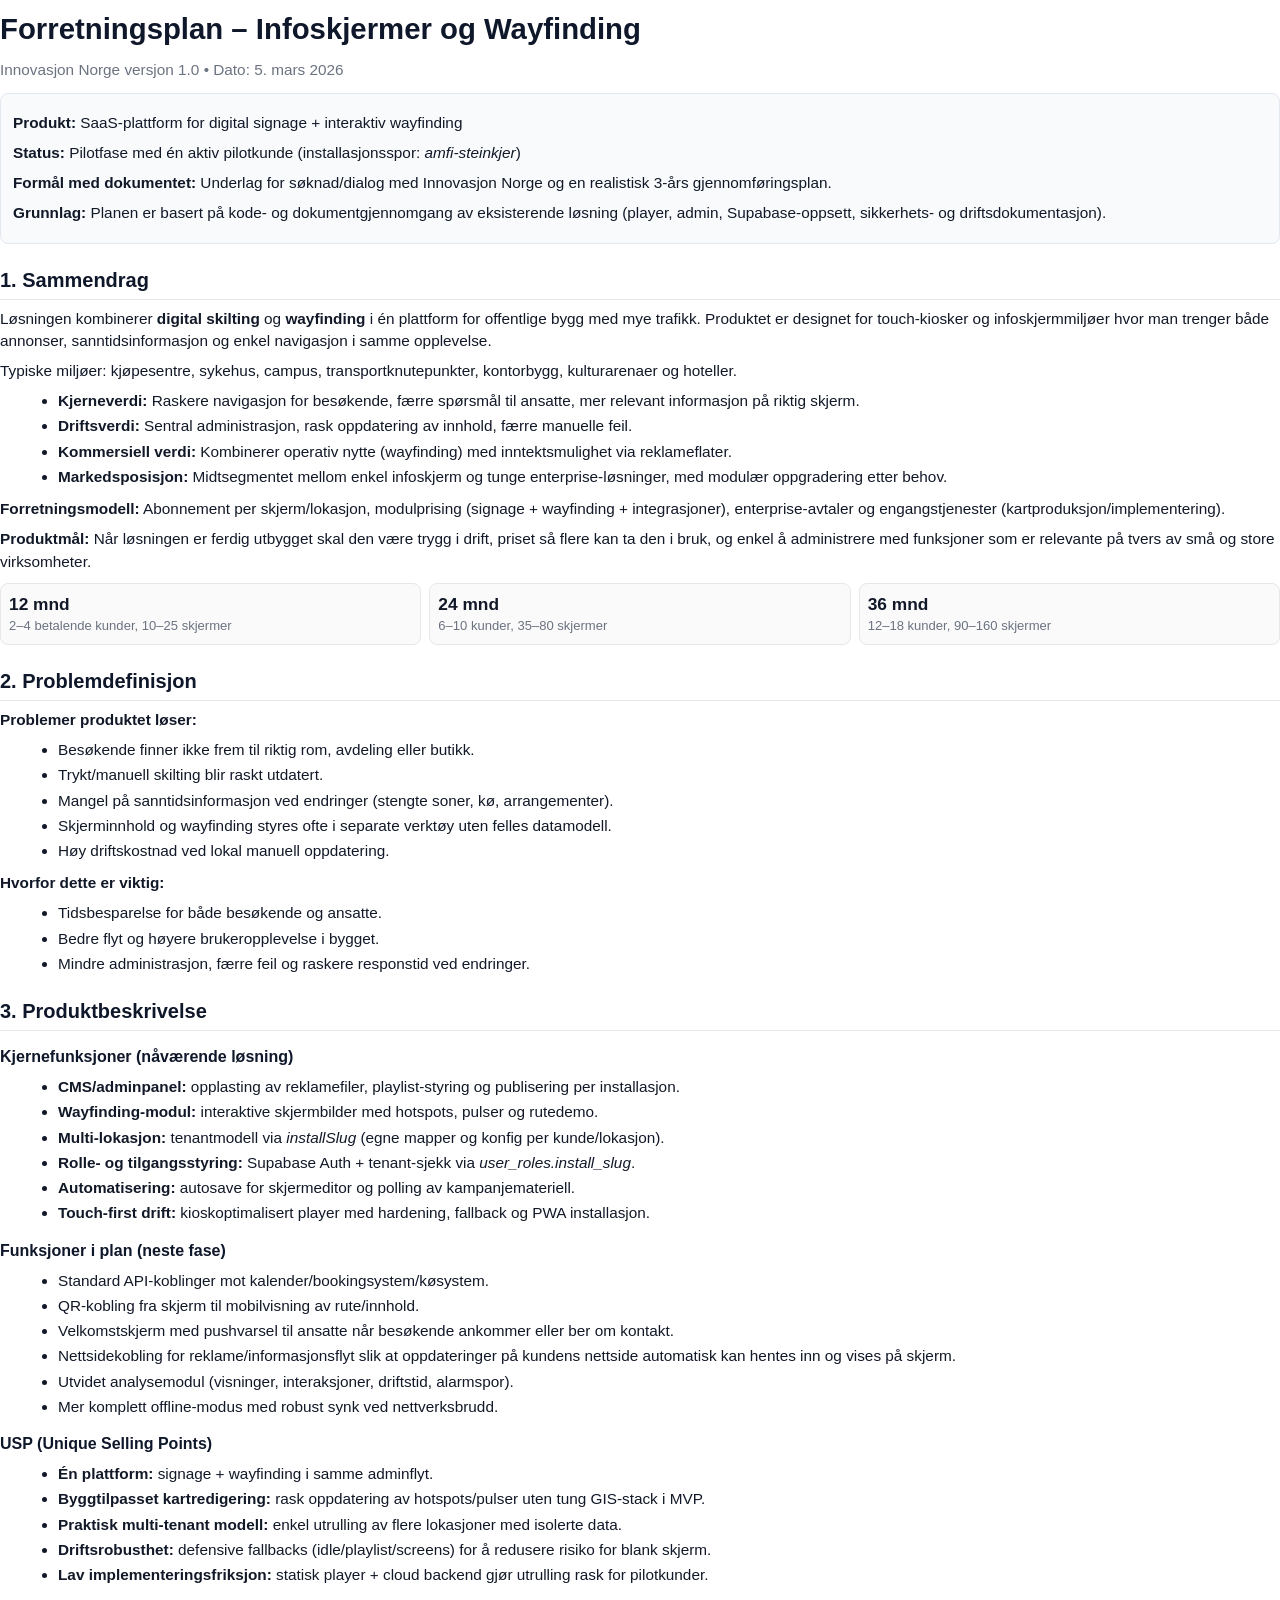
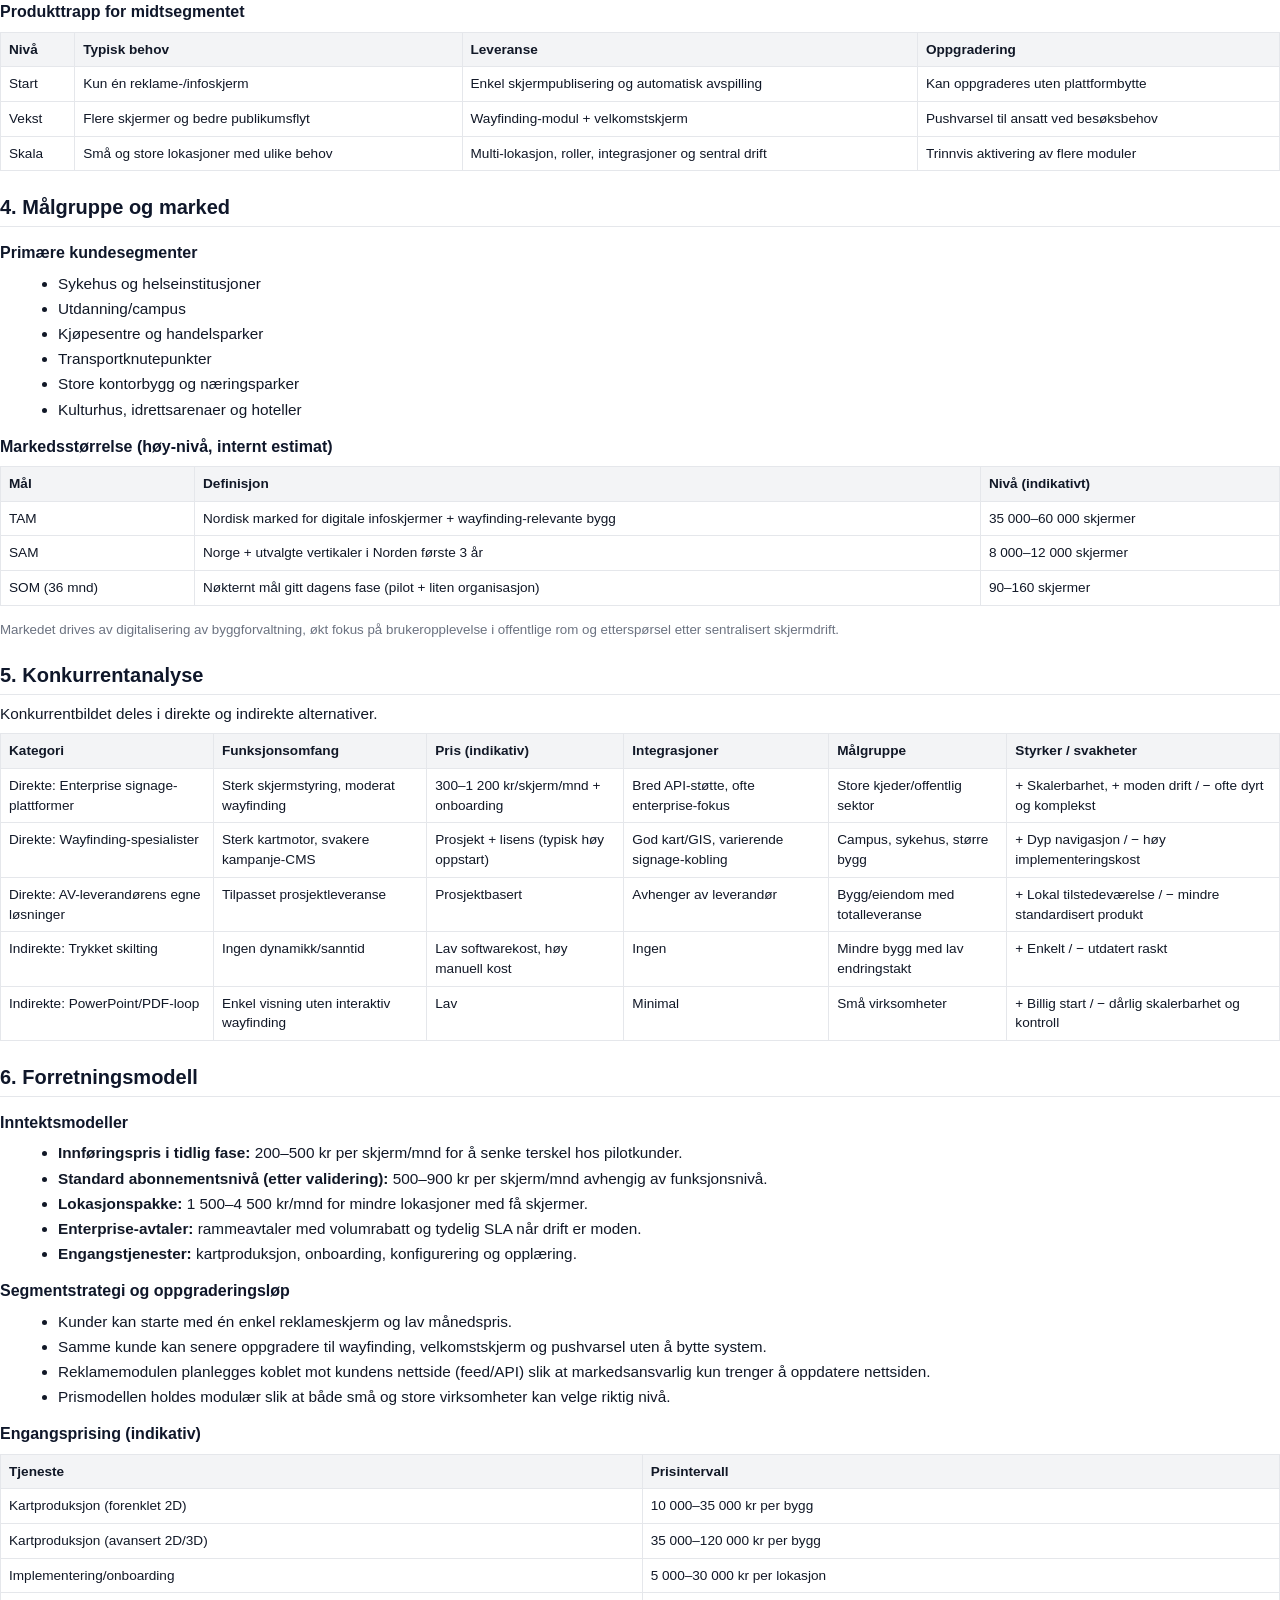
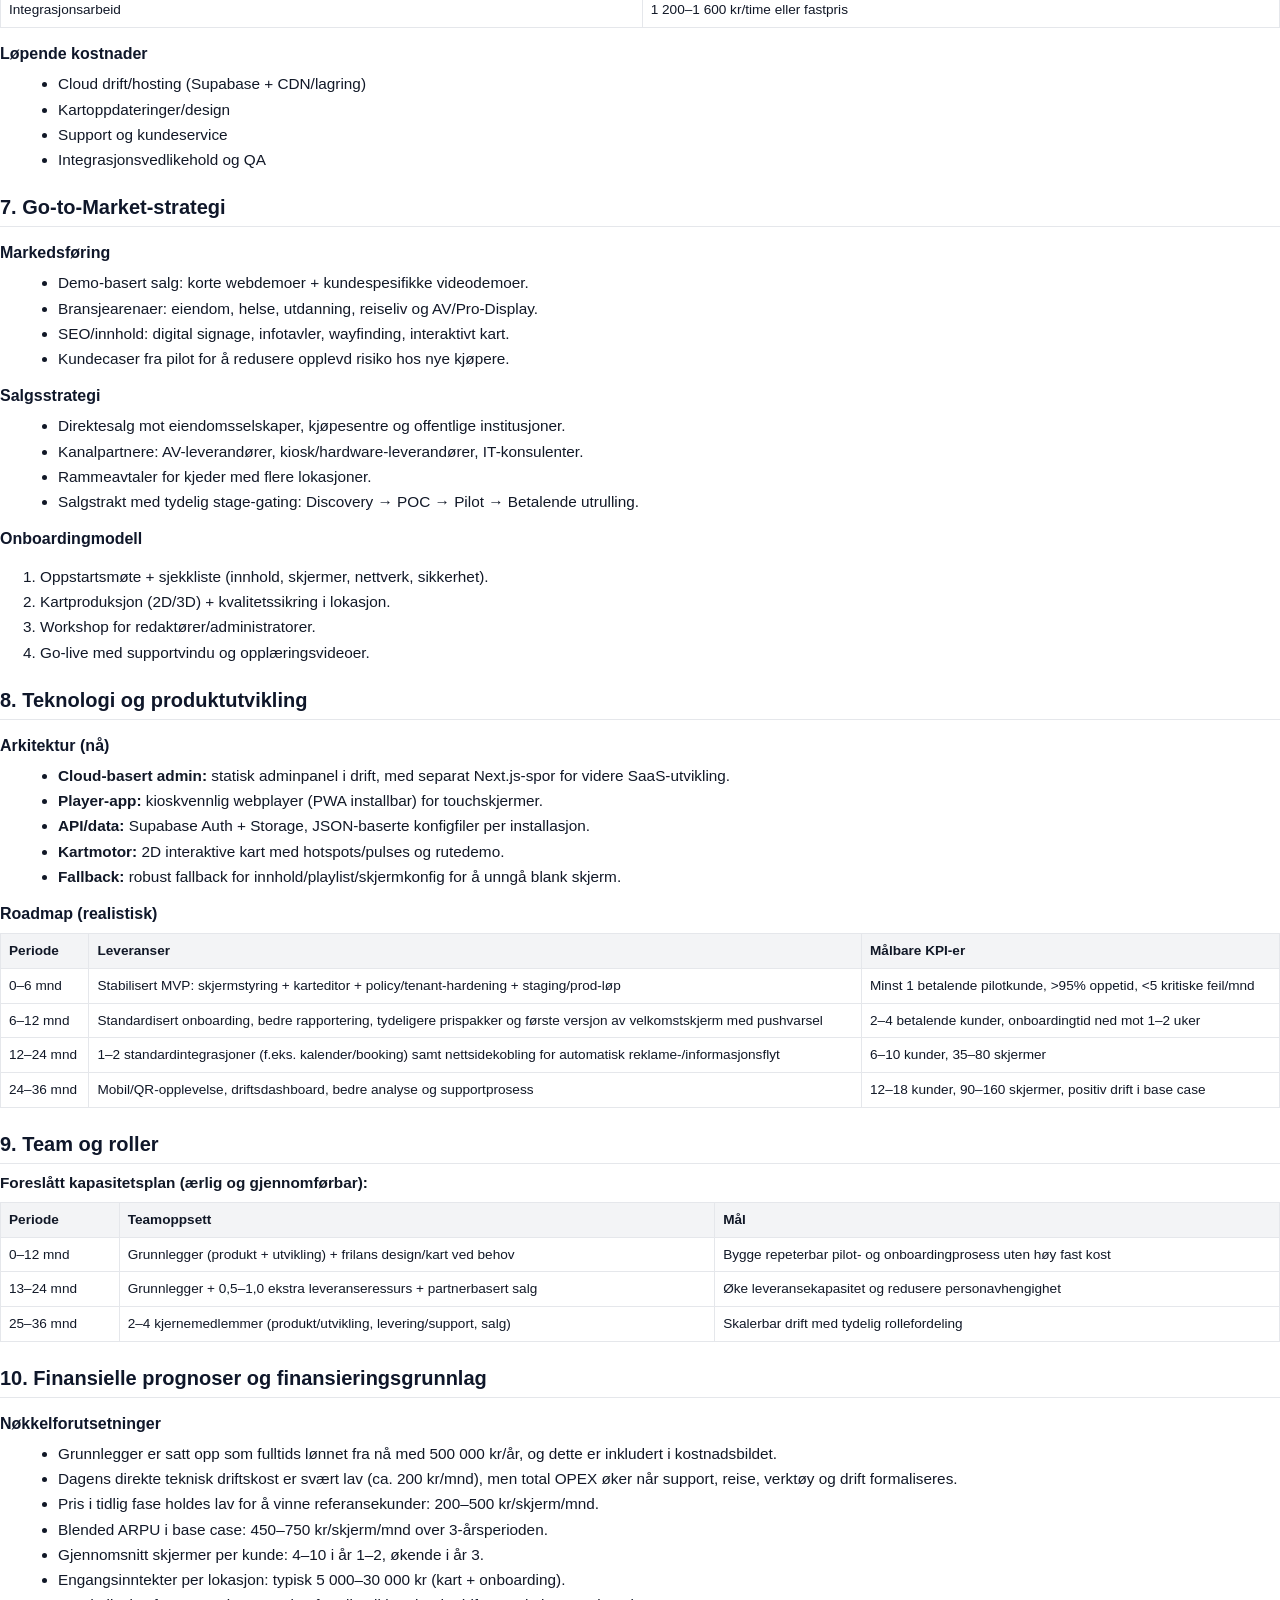
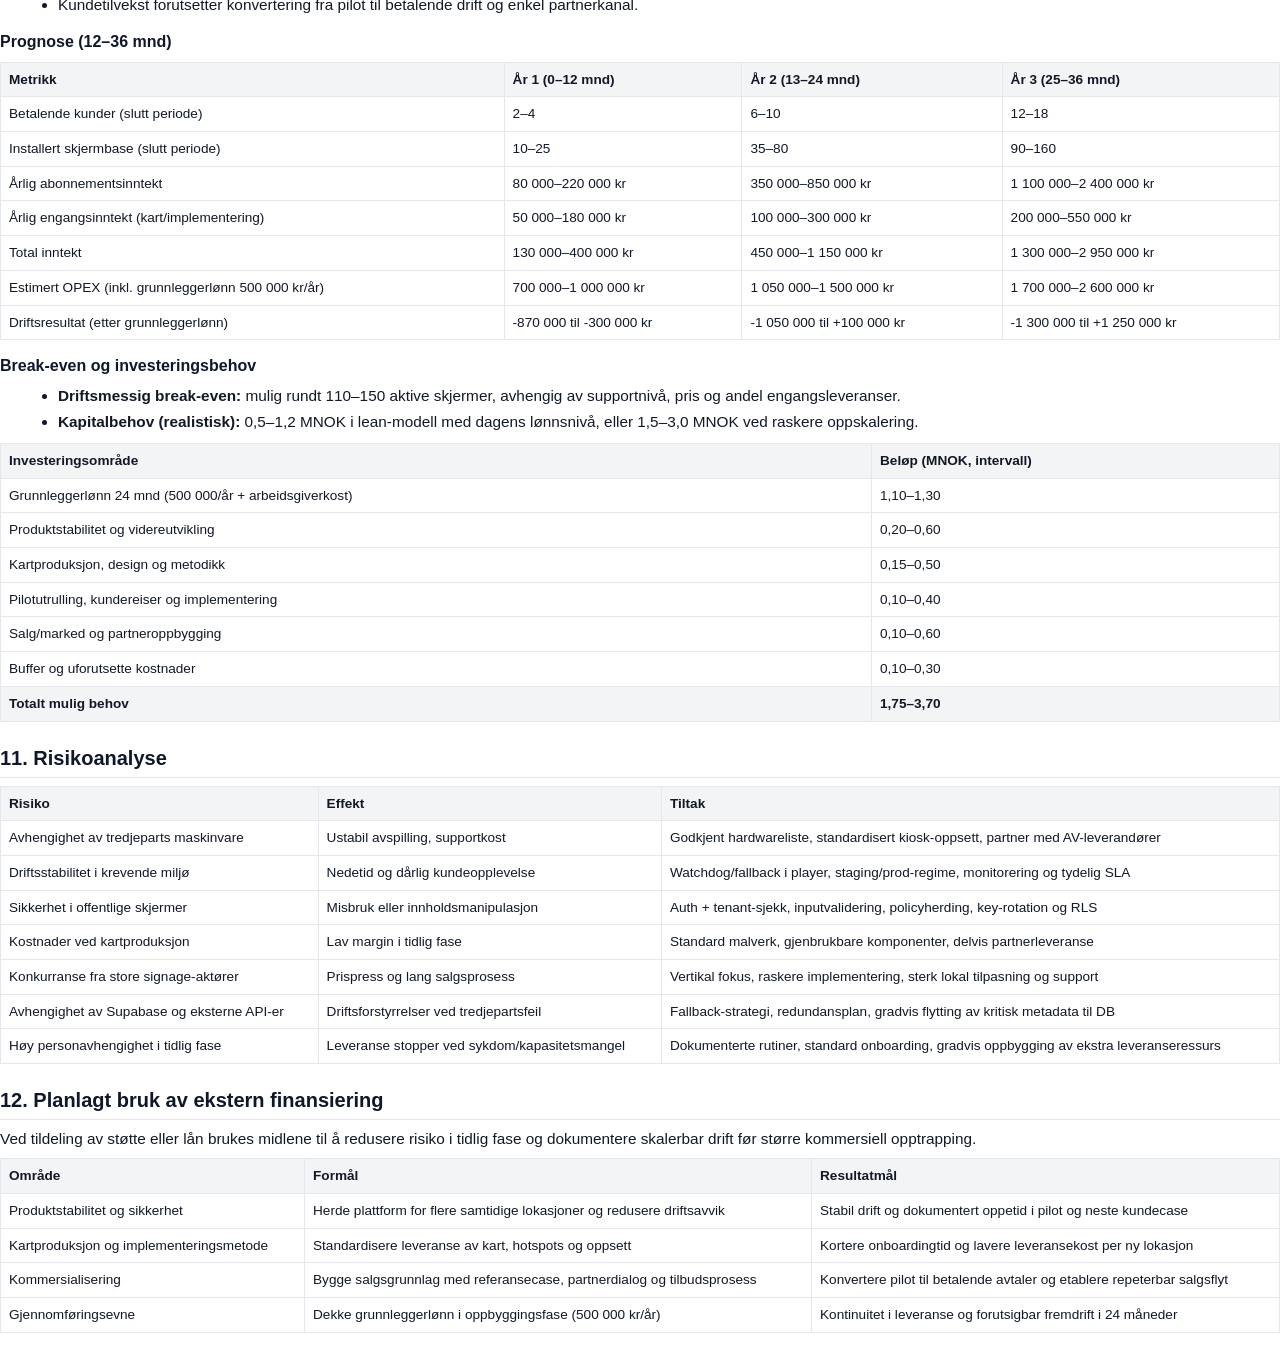
<file: docs/business-plan/Business_Plan_Innovasjon_Norge_2026-03.html>
<!DOCTYPE html>
<html lang="no">
<head>
  <meta charset="UTF-8" />
  <meta name="viewport" content="width=device-width, initial-scale=1.0" />
  <title>Forretningsplan – Innovasjon Norge (Wayfinding)</title>
  <style>
    @page { size: A4; margin: 18mm 14mm; }
    body {
      font-family: "Segoe UI", Arial, sans-serif;
      color: #111827;
      line-height: 1.45;
      font-size: 11.5pt;
      margin: 0;
      background: #fff;
    }
    h1, h2, h3 { color: #0f172a; margin: 0 0 8px 0; }
    h1 { font-size: 22pt; margin-top: 8px; }
    h2 { font-size: 15pt; margin-top: 22px; border-bottom: 1px solid #e5e7eb; padding-bottom: 4px; }
    h3 { font-size: 12pt; margin-top: 14px; }
    p { margin: 8px 0; }
    ul { margin: 6px 0 10px 18px; }
    li { margin: 3px 0; }
    .muted { color: #6b7280; }
    .small { font-size: 10pt; }
    .meta {
      background: #f8fafc;
      border: 1px solid #e2e8f0;
      border-radius: 8px;
      padding: 10px 12px;
      margin: 12px 0 18px;
    }
    .kpi {
      display: grid;
      grid-template-columns: repeat(3, 1fr);
      gap: 8px;
      margin: 10px 0 14px;
    }
    .kpi-card {
      border: 1px solid #e5e7eb;
      border-radius: 8px;
      padding: 8px;
      background: #fafafa;
    }
    .kpi-card .v { font-size: 13pt; font-weight: 700; color: #111827; }
    .kpi-card .l { font-size: 9.8pt; color: #6b7280; }
    table {
      width: 100%;
      border-collapse: collapse;
      margin: 8px 0 14px;
      font-size: 10.2pt;
    }
    th, td {
      border: 1px solid #e5e7eb;
      padding: 7px 8px;
      vertical-align: top;
    }
    th {
      background: #f3f4f6;
      text-align: left;
      font-weight: 600;
    }
    .note {
      padding: 9px 10px;
      background: #fff7ed;
      border: 1px solid #fed7aa;
      border-radius: 8px;
      font-size: 10pt;
      margin: 10px 0;
    }
    .break { page-break-before: always; }
  </style>
</head>
<body>
  <h1>Forretningsplan – Infoskjermer og Wayfinding</h1>
  <p class="muted">Innovasjon Norge versjon 1.0 • Dato: 5. mars 2026</p>
  <div class="meta">
    <p><strong>Produkt:</strong> SaaS-plattform for digital signage + interaktiv wayfinding</p>
    <p><strong>Status:</strong> Pilotfase med én aktiv pilotkunde (installasjonsspor: <em>amfi-steinkjer</em>)</p>
    <p><strong>Formål med dokumentet:</strong> Underlag for søknad/dialog med Innovasjon Norge og en realistisk 3-års gjennomføringsplan.</p>
    <p><strong>Grunnlag:</strong> Planen er basert på kode- og dokumentgjennomgang av eksisterende løsning (player, admin, Supabase-oppsett, sikkerhets- og driftsdokumentasjon).</p>
  </div>

  <h2>1. Sammendrag</h2>
  <p>Løsningen kombinerer <strong>digital skilting</strong> og <strong>wayfinding</strong> i én plattform for offentlige bygg med mye trafikk. Produktet er designet for touch-kiosker og infoskjermmiljøer hvor man trenger både annonser, sanntidsinformasjon og enkel navigasjon i samme opplevelse.</p>
  <p>Typiske miljøer: kjøpesentre, sykehus, campus, transportknutepunkter, kontorbygg, kulturarenaer og hoteller.</p>
  <ul>
    <li><strong>Kjerneverdi:</strong> Raskere navigasjon for besøkende, færre spørsmål til ansatte, mer relevant informasjon på riktig skjerm.</li>
    <li><strong>Driftsverdi:</strong> Sentral administrasjon, rask oppdatering av innhold, færre manuelle feil.</li>
    <li><strong>Kommersiell verdi:</strong> Kombinerer operativ nytte (wayfinding) med inntektsmulighet via reklameflater.</li>
    <li><strong>Markedsposisjon:</strong> Midtsegmentet mellom enkel infoskjerm og tunge enterprise-løsninger, med modulær oppgradering etter behov.</li>
  </ul>
  <p><strong>Forretningsmodell:</strong> Abonnement per skjerm/lokasjon, modulprising (signage + wayfinding + integrasjoner), enterprise-avtaler og engangstjenester (kartproduksjon/implementering).</p>
  <p><strong>Produktmål:</strong> Når løsningen er ferdig utbygget skal den være trygg i drift, priset så flere kan ta den i bruk, og enkel å administrere med funksjoner som er relevante på tvers av små og store virksomheter.</p>

  <div class="kpi">
    <div class="kpi-card"><div class="v">12 mnd</div><div class="l">2–4 betalende kunder, 10–25 skjermer</div></div>
    <div class="kpi-card"><div class="v">24 mnd</div><div class="l">6–10 kunder, 35–80 skjermer</div></div>
    <div class="kpi-card"><div class="v">36 mnd</div><div class="l">12–18 kunder, 90–160 skjermer</div></div>
  </div>

  <h2>2. Problemdefinisjon</h2>
  <p><strong>Problemer produktet løser:</strong></p>
  <ul>
    <li>Besøkende finner ikke frem til riktig rom, avdeling eller butikk.</li>
    <li>Trykt/manuell skilting blir raskt utdatert.</li>
    <li>Mangel på sanntidsinformasjon ved endringer (stengte soner, kø, arrangementer).</li>
    <li>Skjerminnhold og wayfinding styres ofte i separate verktøy uten felles datamodell.</li>
    <li>Høy driftskostnad ved lokal manuell oppdatering.</li>
  </ul>
  <p><strong>Hvorfor dette er viktig:</strong></p>
  <ul>
    <li>Tidsbesparelse for både besøkende og ansatte.</li>
    <li>Bedre flyt og høyere brukeropplevelse i bygget.</li>
    <li>Mindre administrasjon, færre feil og raskere responstid ved endringer.</li>
  </ul>

  <h2>3. Produktbeskrivelse</h2>
  <h3>Kjernefunksjoner (nåværende løsning)</h3>
  <ul>
    <li><strong>CMS/adminpanel:</strong> opplasting av reklamefiler, playlist-styring og publisering per installasjon.</li>
    <li><strong>Wayfinding-modul:</strong> interaktive skjermbilder med hotspots, pulser og rutedemo.</li>
    <li><strong>Multi-lokasjon:</strong> tenantmodell via <em>installSlug</em> (egne mapper og konfig per kunde/lokasjon).</li>
    <li><strong>Rolle- og tilgangsstyring:</strong> Supabase Auth + tenant-sjekk via <em>user_roles.install_slug</em>.</li>
    <li><strong>Automatisering:</strong> autosave for skjermeditor og polling av kampanjemateriell.</li>
    <li><strong>Touch-first drift:</strong> kioskoptimalisert player med hardening, fallback og PWA installasjon.</li>
  </ul>

  <h3>Funksjoner i plan (neste fase)</h3>
  <ul>
    <li>Standard API-koblinger mot kalender/bookingsystem/køsystem.</li>
    <li>QR-kobling fra skjerm til mobilvisning av rute/innhold.</li>
    <li>Velkomstskjerm med pushvarsel til ansatte når besøkende ankommer eller ber om kontakt.</li>
    <li>Nettsidekobling for reklame/informasjonsflyt slik at oppdateringer på kundens nettside automatisk kan hentes inn og vises på skjerm.</li>
    <li>Utvidet analysemodul (visninger, interaksjoner, driftstid, alarmspor).</li>
    <li>Mer komplett offline-modus med robust synk ved nettverksbrudd.</li>
  </ul>

  <h3>USP (Unique Selling Points)</h3>
  <ul>
    <li><strong>Én plattform:</strong> signage + wayfinding i samme adminflyt.</li>
    <li><strong>Byggtilpasset kartredigering:</strong> rask oppdatering av hotspots/pulser uten tung GIS-stack i MVP.</li>
    <li><strong>Praktisk multi-tenant modell:</strong> enkel utrulling av flere lokasjoner med isolerte data.</li>
    <li><strong>Driftsrobusthet:</strong> defensive fallbacks (idle/playlist/screens) for å redusere risiko for blank skjerm.</li>
    <li><strong>Lav implementeringsfriksjon:</strong> statisk player + cloud backend gjør utrulling rask for pilotkunder.</li>
  </ul>

  <h3>Produkttrapp for midtsegmentet</h3>
  <table>
    <tr><th>Nivå</th><th>Typisk behov</th><th>Leveranse</th><th>Oppgradering</th></tr>
    <tr><td>Start</td><td>Kun én reklame-/infoskjerm</td><td>Enkel skjermpublisering og automatisk avspilling</td><td>Kan oppgraderes uten plattformbytte</td></tr>
    <tr><td>Vekst</td><td>Flere skjermer og bedre publikumsflyt</td><td>Wayfinding-modul + velkomstskjerm</td><td>Pushvarsel til ansatt ved besøksbehov</td></tr>
    <tr><td>Skala</td><td>Små og store lokasjoner med ulike behov</td><td>Multi-lokasjon, roller, integrasjoner og sentral drift</td><td>Trinnvis aktivering av flere moduler</td></tr>
  </table>

  <h2>4. Målgruppe og marked</h2>
  <h3>Primære kundesegmenter</h3>
  <ul>
    <li>Sykehus og helseinstitusjoner</li>
    <li>Utdanning/campus</li>
    <li>Kjøpesentre og handelsparker</li>
    <li>Transportknutepunkter</li>
    <li>Store kontorbygg og næringsparker</li>
    <li>Kulturhus, idrettsarenaer og hoteller</li>
  </ul>

  <h3>Markedsstørrelse (høy-nivå, internt estimat)</h3>
  <table>
    <tr><th>Mål</th><th>Definisjon</th><th>Nivå (indikativt)</th></tr>
    <tr><td>TAM</td><td>Nordisk marked for digitale infoskjermer + wayfinding-relevante bygg</td><td>35 000–60 000 skjermer</td></tr>
    <tr><td>SAM</td><td>Norge + utvalgte vertikaler i Norden første 3 år</td><td>8 000–12 000 skjermer</td></tr>
    <tr><td>SOM (36 mnd)</td><td>Nøkternt mål gitt dagens fase (pilot + liten organisasjon)</td><td>90–160 skjermer</td></tr>
  </table>
  <p class="small muted">Markedet drives av digitalisering av byggforvaltning, økt fokus på brukeropplevelse i offentlige rom og etterspørsel etter sentralisert skjermdrift.</p>

  <h2 class="break">5. Konkurrentanalyse</h2>
  <p>Konkurrentbildet deles i direkte og indirekte alternativer.</p>
  <table>
    <tr>
      <th>Kategori</th>
      <th>Funksjonsomfang</th>
      <th>Pris (indikativ)</th>
      <th>Integrasjoner</th>
      <th>Målgruppe</th>
      <th>Styrker / svakheter</th>
    </tr>
    <tr>
      <td>Direkte: Enterprise signage-plattformer</td>
      <td>Sterk skjermstyring, moderat wayfinding</td>
      <td>300–1 200 kr/skjerm/mnd + onboarding</td>
      <td>Bred API-støtte, ofte enterprise-fokus</td>
      <td>Store kjeder/offentlig sektor</td>
      <td>+ Skalerbarhet, + moden drift / − ofte dyrt og komplekst</td>
    </tr>
    <tr>
      <td>Direkte: Wayfinding-spesialister</td>
      <td>Sterk kartmotor, svakere kampanje-CMS</td>
      <td>Prosjekt + lisens (typisk høy oppstart)</td>
      <td>God kart/GIS, varierende signage-kobling</td>
      <td>Campus, sykehus, større bygg</td>
      <td>+ Dyp navigasjon / − høy implementeringskost</td>
    </tr>
    <tr>
      <td>Direkte: AV-leverandørens egne løsninger</td>
      <td>Tilpasset prosjektleveranse</td>
      <td>Prosjektbasert</td>
      <td>Avhenger av leverandør</td>
      <td>Bygg/eiendom med totalleveranse</td>
      <td>+ Lokal tilstedeværelse / − mindre standardisert produkt</td>
    </tr>
    <tr>
      <td>Indirekte: Trykket skilting</td>
      <td>Ingen dynamikk/sanntid</td>
      <td>Lav softwarekost, høy manuell kost</td>
      <td>Ingen</td>
      <td>Mindre bygg med lav endringstakt</td>
      <td>+ Enkelt / − utdatert raskt</td>
    </tr>
    <tr>
      <td>Indirekte: PowerPoint/PDF-loop</td>
      <td>Enkel visning uten interaktiv wayfinding</td>
      <td>Lav</td>
      <td>Minimal</td>
      <td>Små virksomheter</td>
      <td>+ Billig start / − dårlig skalerbarhet og kontroll</td>
    </tr>
  </table>

  <h2>6. Forretningsmodell</h2>
  <h3>Inntektsmodeller</h3>
  <ul>
    <li><strong>Innføringspris i tidlig fase:</strong> 200–500 kr per skjerm/mnd for å senke terskel hos pilotkunder.</li>
    <li><strong>Standard abonnementsnivå (etter validering):</strong> 500–900 kr per skjerm/mnd avhengig av funksjonsnivå.</li>
    <li><strong>Lokasjonspakke:</strong> 1 500–4 500 kr/mnd for mindre lokasjoner med få skjermer.</li>
    <li><strong>Enterprise-avtaler:</strong> rammeavtaler med volumrabatt og tydelig SLA når drift er moden.</li>
    <li><strong>Engangstjenester:</strong> kartproduksjon, onboarding, konfigurering og opplæring.</li>
  </ul>

  <h3>Segmentstrategi og oppgraderingsløp</h3>
  <ul>
    <li>Kunder kan starte med én enkel reklameskjerm og lav månedspris.</li>
    <li>Samme kunde kan senere oppgradere til wayfinding, velkomstskjerm og pushvarsel uten å bytte system.</li>
    <li>Reklamemodulen planlegges koblet mot kundens nettside (feed/API) slik at markedsansvarlig kun trenger å oppdatere nettsiden.</li>
    <li>Prismodellen holdes modulær slik at både små og store virksomheter kan velge riktig nivå.</li>
  </ul>

  <h3>Engangsprising (indikativ)</h3>
  <table>
    <tr><th>Tjeneste</th><th>Prisintervall</th></tr>
    <tr><td>Kartproduksjon (forenklet 2D)</td><td>10 000–35 000 kr per bygg</td></tr>
    <tr><td>Kartproduksjon (avansert 2D/3D)</td><td>35 000–120 000 kr per bygg</td></tr>
    <tr><td>Implementering/onboarding</td><td>5 000–30 000 kr per lokasjon</td></tr>
    <tr><td>Integrasjonsarbeid</td><td>1 200–1 600 kr/time eller fastpris</td></tr>
  </table>

  <h3>Løpende kostnader</h3>
  <ul>
    <li>Cloud drift/hosting (Supabase + CDN/lagring)</li>
    <li>Kartoppdateringer/design</li>
    <li>Support og kundeservice</li>
    <li>Integrasjonsvedlikehold og QA</li>
  </ul>

  <h2>7. Go-to-Market-strategi</h2>
  <h3>Markedsføring</h3>
  <ul>
    <li>Demo-basert salg: korte webdemoer + kundespesifikke videodemoer.</li>
    <li>Bransjearenaer: eiendom, helse, utdanning, reiseliv og AV/Pro-Display.</li>
    <li>SEO/innhold: digital signage, infotavler, wayfinding, interaktivt kart.</li>
    <li>Kundecaser fra pilot for å redusere opplevd risiko hos nye kjøpere.</li>
  </ul>

  <h3>Salgsstrategi</h3>
  <ul>
    <li>Direktesalg mot eiendomsselskaper, kjøpesentre og offentlige institusjoner.</li>
    <li>Kanalpartnere: AV-leverandører, kiosk/hardware-leverandører, IT-konsulenter.</li>
    <li>Rammeavtaler for kjeder med flere lokasjoner.</li>
    <li>Salgstrakt med tydelig stage-gating: Discovery → POC → Pilot → Betalende utrulling.</li>
  </ul>

  <h3>Onboardingmodell</h3>
  <ol>
    <li>Oppstartsmøte + sjekkliste (innhold, skjermer, nettverk, sikkerhet).</li>
    <li>Kartproduksjon (2D/3D) + kvalitetssikring i lokasjon.</li>
    <li>Workshop for redaktører/administratorer.</li>
    <li>Go-live med supportvindu og opplæringsvideoer.</li>
  </ol>

  <h2 class="break">8. Teknologi og produktutvikling</h2>
  <h3>Arkitektur (nå)</h3>
  <ul>
    <li><strong>Cloud-basert admin:</strong> statisk adminpanel i drift, med separat Next.js-spor for videre SaaS-utvikling.</li>
    <li><strong>Player-app:</strong> kioskvennlig webplayer (PWA installbar) for touchskjermer.</li>
    <li><strong>API/data:</strong> Supabase Auth + Storage, JSON-baserte konfigfiler per installasjon.</li>
    <li><strong>Kartmotor:</strong> 2D interaktive kart med hotspots/pulses og rutedemo.</li>
    <li><strong>Fallback:</strong> robust fallback for innhold/playlist/skjermkonfig for å unngå blank skjerm.</li>
  </ul>

  <h3>Roadmap (realistisk)</h3>
  <table>
    <tr><th>Periode</th><th>Leveranser</th><th>Målbare KPI-er</th></tr>
    <tr>
      <td>0–6 mnd</td>
      <td>Stabilisert MVP: skjermstyring + karteditor + policy/tenant-hardening + staging/prod-løp</td>
      <td>Minst 1 betalende pilotkunde, &gt;95% oppetid, &lt;5 kritiske feil/mnd</td>
    </tr>
    <tr>
      <td>6–12 mnd</td>
      <td>Standardisert onboarding, bedre rapportering, tydeligere prispakker og første versjon av velkomstskjerm med pushvarsel</td>
      <td>2–4 betalende kunder, onboardingtid ned mot 1–2 uker</td>
    </tr>
    <tr>
      <td>12–24 mnd</td>
      <td>1–2 standardintegrasjoner (f.eks. kalender/booking) samt nettsidekobling for automatisk reklame-/informasjonsflyt</td>
      <td>6–10 kunder, 35–80 skjermer</td>
    </tr>
    <tr>
      <td>24–36 mnd</td>
      <td>Mobil/QR-opplevelse, driftsdashboard, bedre analyse og supportprosess</td>
      <td>12–18 kunder, 90–160 skjermer, positiv drift i base case</td>
    </tr>
  </table>

  <h2>9. Team og roller</h2>
  <p><strong>Foreslått kapasitetsplan (ærlig og gjennomførbar):</strong></p>
  <table>
    <tr><th>Periode</th><th>Teamoppsett</th><th>Mål</th></tr>
    <tr><td>0–12 mnd</td><td>Grunnlegger (produkt + utvikling) + frilans design/kart ved behov</td><td>Bygge repeterbar pilot- og onboardingprosess uten høy fast kost</td></tr>
    <tr><td>13–24 mnd</td><td>Grunnlegger + 0,5–1,0 ekstra leveranseressurs + partnerbasert salg</td><td>Øke leveransekapasitet og redusere personavhengighet</td></tr>
    <tr><td>25–36 mnd</td><td>2–4 kjernemedlemmer (produkt/utvikling, levering/support, salg)</td><td>Skalerbar drift med tydelig rollefordeling</td></tr>
  </table>

  <h2>10. Finansielle prognoser og finansieringsgrunnlag</h2>
  <h3>Nøkkelforutsetninger</h3>
  <ul>
    <li>Grunnlegger er satt opp som fulltids lønnet fra nå med 500 000 kr/år, og dette er inkludert i kostnadsbildet.</li>
    <li>Dagens direkte teknisk driftskost er svært lav (ca. 200 kr/mnd), men total OPEX øker når support, reise, verktøy og drift formaliseres.</li>
    <li>Pris i tidlig fase holdes lav for å vinne referansekunder: 200–500 kr/skjerm/mnd.</li>
    <li>Blended ARPU i base case: 450–750 kr/skjerm/mnd over 3-årsperioden.</li>
    <li>Gjennomsnitt skjermer per kunde: 4–10 i år 1–2, økende i år 3.</li>
    <li>Engangsinntekter per lokasjon: typisk 5 000–30 000 kr (kart + onboarding).</li>
    <li>Kundetilvekst forutsetter konvertering fra pilot til betalende drift og enkel partnerkanal.</li>
  </ul>

  <h3>Prognose (12–36 mnd)</h3>
  <table>
    <tr>
      <th>Metrikk</th>
      <th>År 1 (0–12 mnd)</th>
      <th>År 2 (13–24 mnd)</th>
      <th>År 3 (25–36 mnd)</th>
    </tr>
    <tr><td>Betalende kunder (slutt periode)</td><td>2–4</td><td>6–10</td><td>12–18</td></tr>
    <tr><td>Installert skjermbase (slutt periode)</td><td>10–25</td><td>35–80</td><td>90–160</td></tr>
    <tr><td>Årlig abonnementsinntekt</td><td>80 000–220 000 kr</td><td>350 000–850 000 kr</td><td>1 100 000–2 400 000 kr</td></tr>
    <tr><td>Årlig engangsinntekt (kart/implementering)</td><td>50 000–180 000 kr</td><td>100 000–300 000 kr</td><td>200 000–550 000 kr</td></tr>
    <tr><td>Total inntekt</td><td>130 000–400 000 kr</td><td>450 000–1 150 000 kr</td><td>1 300 000–2 950 000 kr</td></tr>
    <tr><td>Estimert OPEX (inkl. grunnleggerlønn 500 000 kr/år)</td><td>700 000–1 000 000 kr</td><td>1 050 000–1 500 000 kr</td><td>1 700 000–2 600 000 kr</td></tr>
    <tr><td>Driftsresultat (etter grunnleggerlønn)</td><td>-870 000 til -300 000 kr</td><td>-1 050 000 til +100 000 kr</td><td>-1 300 000 til +1 250 000 kr</td></tr>
  </table>

  <h3>Break-even og investeringsbehov</h3>
  <ul>
    <li><strong>Driftsmessig break-even:</strong> mulig rundt 110–150 aktive skjermer, avhengig av supportnivå, pris og andel engangsleveranser.</li>
    <li><strong>Kapitalbehov (realistisk):</strong> 0,5–1,2 MNOK i lean-modell med dagens lønnsnivå, eller 1,5–3,0 MNOK ved raskere oppskalering.</li>
  </ul>
  <table>
    <tr><th>Investeringsområde</th><th>Beløp (MNOK, intervall)</th></tr>
    <tr><td>Grunnleggerlønn 24 mnd (500 000/år + arbeidsgiverkost)</td><td>1,10–1,30</td></tr>
    <tr><td>Produktstabilitet og videreutvikling</td><td>0,20–0,60</td></tr>
    <tr><td>Kartproduksjon, design og metodikk</td><td>0,15–0,50</td></tr>
    <tr><td>Pilotutrulling, kundereiser og implementering</td><td>0,10–0,40</td></tr>
    <tr><td>Salg/marked og partneroppbygging</td><td>0,10–0,60</td></tr>
    <tr><td>Buffer og uforutsette kostnader</td><td>0,10–0,30</td></tr>
    <tr><th>Totalt mulig behov</th><th>1,75–3,70</th></tr>
  </table>

  <h2>11. Risikoanalyse</h2>
  <table>
    <tr><th>Risiko</th><th>Effekt</th><th>Tiltak</th></tr>
    <tr>
      <td>Avhengighet av tredjeparts maskinvare</td>
      <td>Ustabil avspilling, supportkost</td>
      <td>Godkjent hardwareliste, standardisert kiosk-oppsett, partner med AV-leverandører</td>
    </tr>
    <tr>
      <td>Driftsstabilitet i krevende miljø</td>
      <td>Nedetid og dårlig kundeopplevelse</td>
      <td>Watchdog/fallback i player, staging/prod-regime, monitorering og tydelig SLA</td>
    </tr>
    <tr>
      <td>Sikkerhet i offentlige skjermer</td>
      <td>Misbruk eller innholdsmanipulasjon</td>
      <td>Auth + tenant-sjekk, inputvalidering, policyherding, key-rotation og RLS</td>
    </tr>
    <tr>
      <td>Kostnader ved kartproduksjon</td>
      <td>Lav margin i tidlig fase</td>
      <td>Standard malverk, gjenbrukbare komponenter, delvis partnerleveranse</td>
    </tr>
    <tr>
      <td>Konkurranse fra store signage-aktører</td>
      <td>Prispress og lang salgsprosess</td>
      <td>Vertikal fokus, raskere implementering, sterk lokal tilpasning og support</td>
    </tr>
    <tr>
      <td>Avhengighet av Supabase og eksterne API-er</td>
      <td>Driftsforstyrrelser ved tredjepartsfeil</td>
      <td>Fallback-strategi, redundansplan, gradvis flytting av kritisk metadata til DB</td>
    </tr>
    <tr>
      <td>Høy personavhengighet i tidlig fase</td>
      <td>Leveranse stopper ved sykdom/kapasitetsmangel</td>
      <td>Dokumenterte rutiner, standard onboarding, gradvis oppbygging av ekstra leveranseressurs</td>
    </tr>
  </table>

  <h2>12. Planlagt bruk av ekstern finansiering</h2>
  <p>Ved tildeling av støtte eller lån brukes midlene til å redusere risiko i tidlig fase og dokumentere skalerbar drift før større kommersiell opptrapping.</p>
  <table>
    <tr><th>Område</th><th>Formål</th><th>Resultatmål</th></tr>
    <tr>
      <td>Produktstabilitet og sikkerhet</td>
      <td>Herde plattform for flere samtidige lokasjoner og redusere driftsavvik</td>
      <td>Stabil drift og dokumentert oppetid i pilot og neste kundecase</td>
    </tr>
    <tr>
      <td>Kartproduksjon og implementeringsmetode</td>
      <td>Standardisere leveranse av kart, hotspots og oppsett</td>
      <td>Kortere onboardingtid og lavere leveransekost per ny lokasjon</td>
    </tr>
    <tr>
      <td>Kommersialisering</td>
      <td>Bygge salgsgrunnlag med referansecase, partnerdialog og tilbudsprosess</td>
      <td>Konvertere pilot til betalende avtaler og etablere repeterbar salgsflyt</td>
    </tr>
    <tr>
      <td>Gjennomføringsevne</td>
      <td>Dekke grunnleggerlønn i oppbyggingsfase (500 000 kr/år)</td>
      <td>Kontinuitet i leveranse og forutsigbar fremdrift i 24 måneder</td>
    </tr>
  </table>

</body>
</html>
</file>
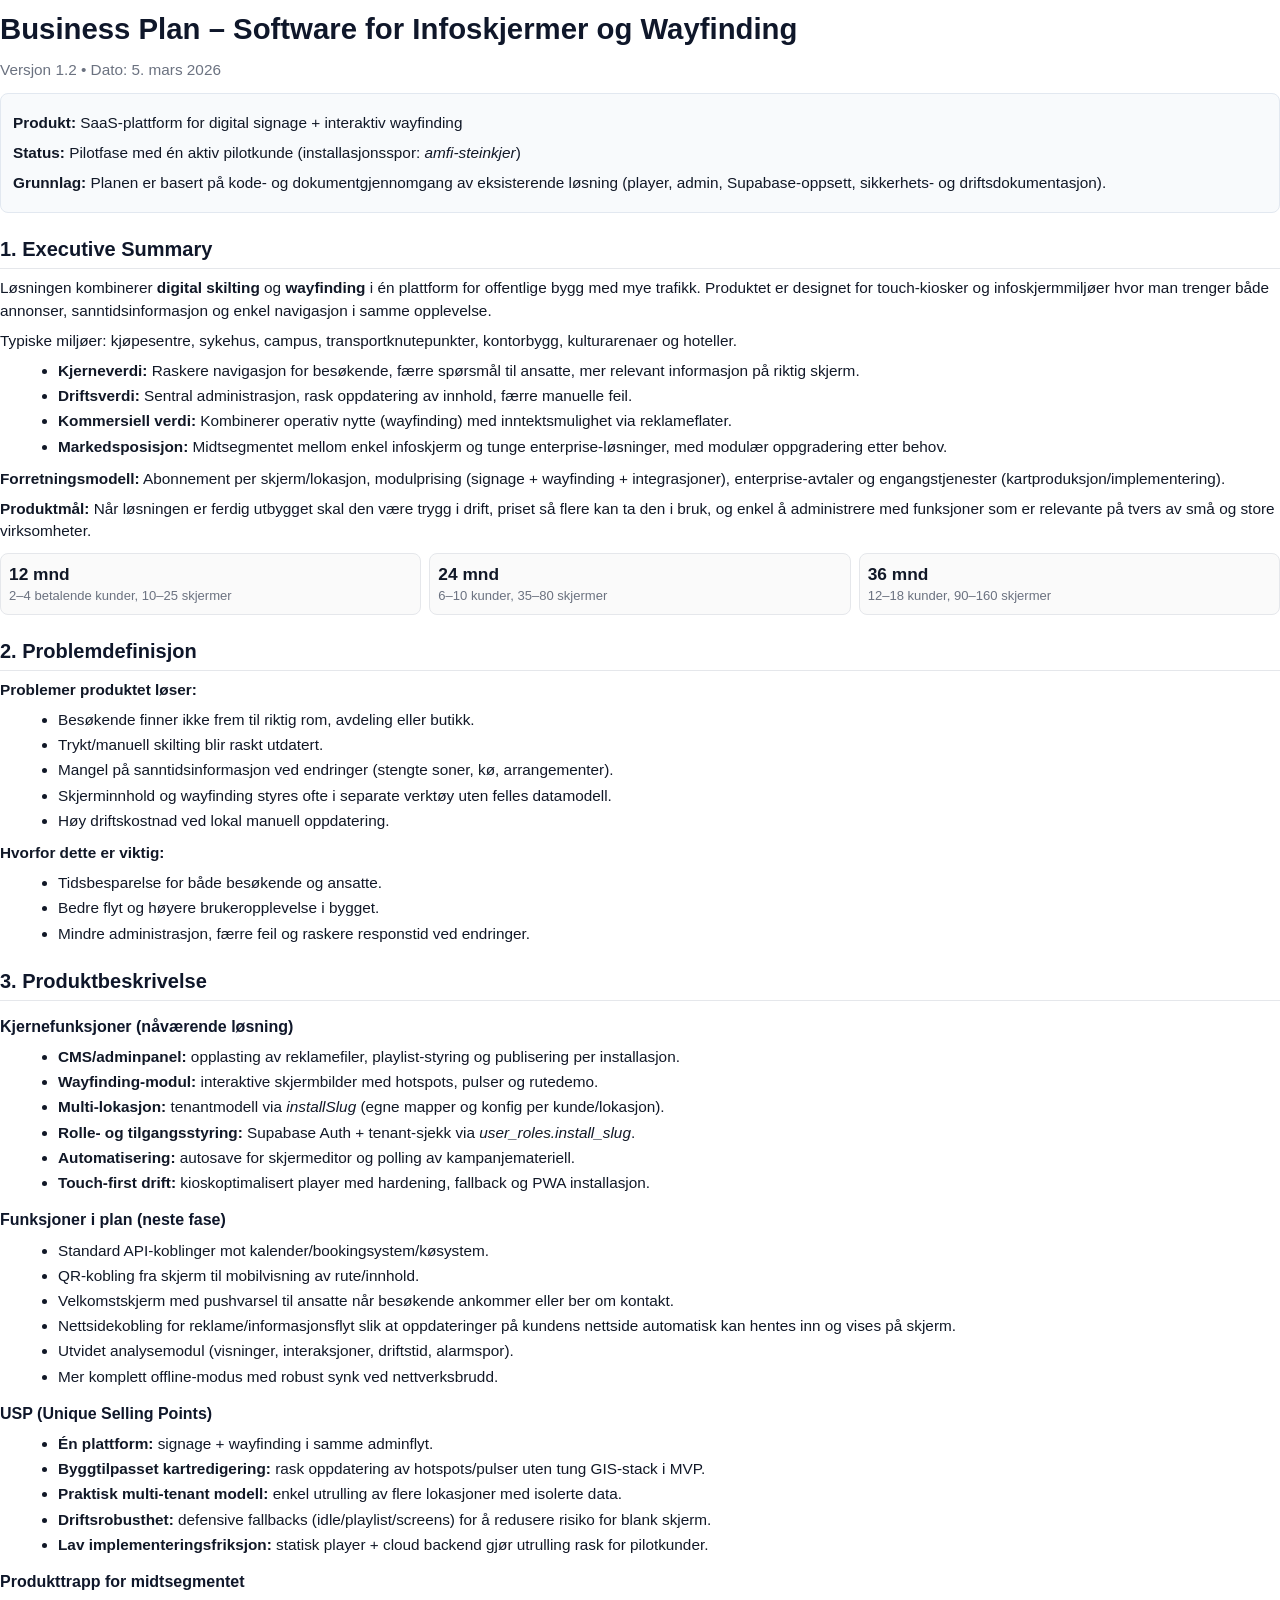
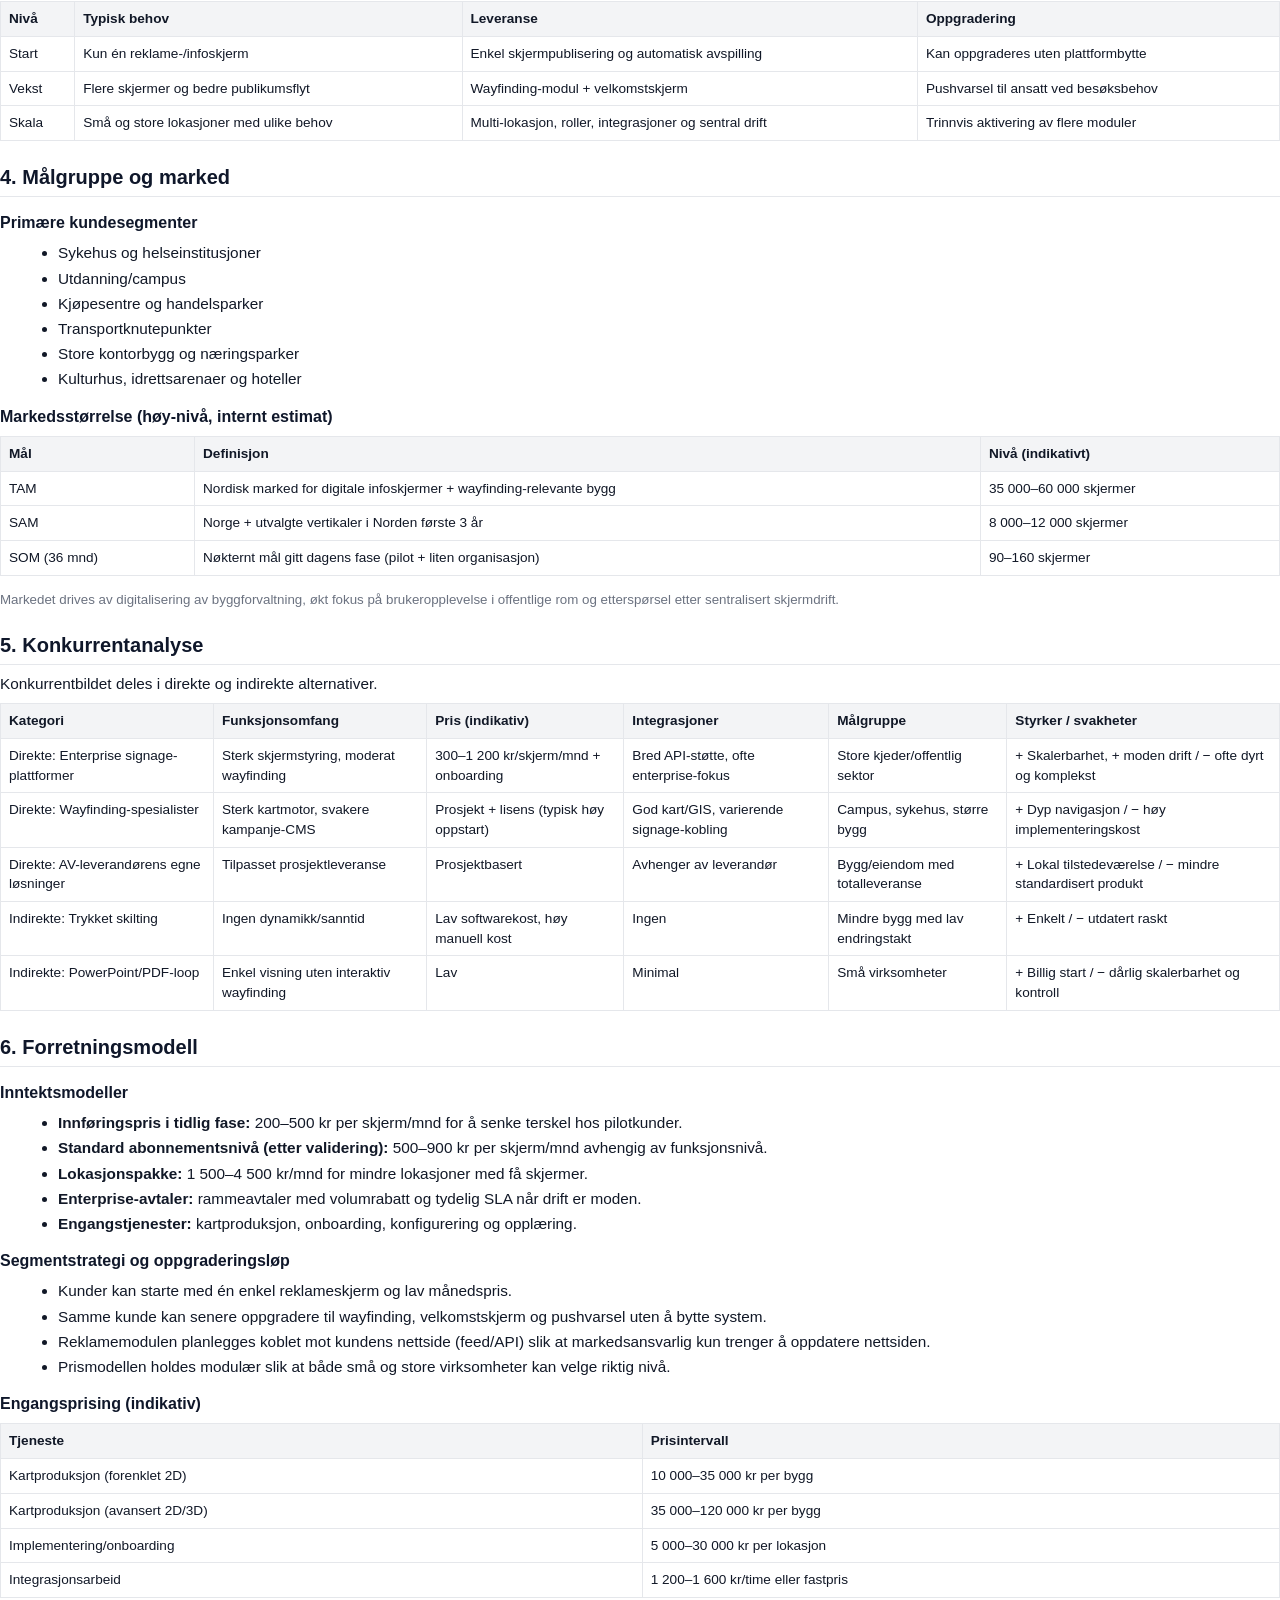
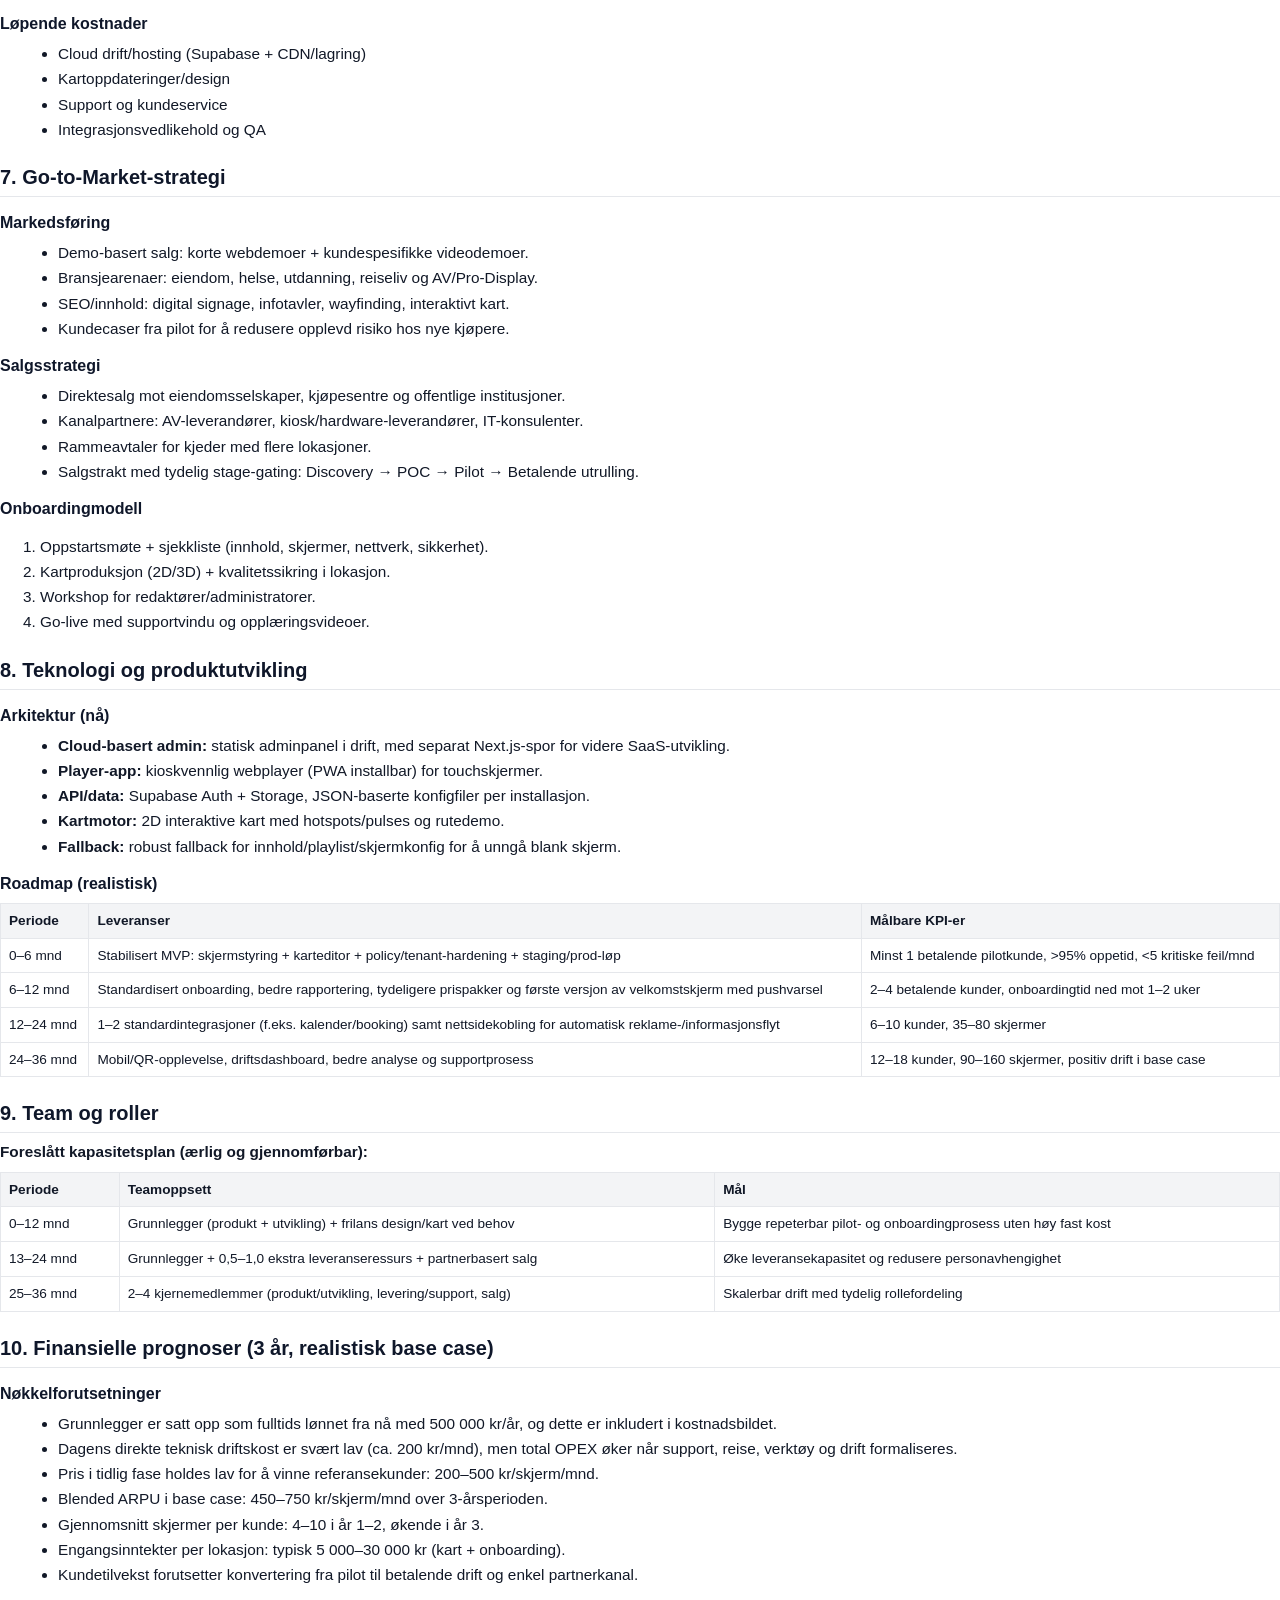
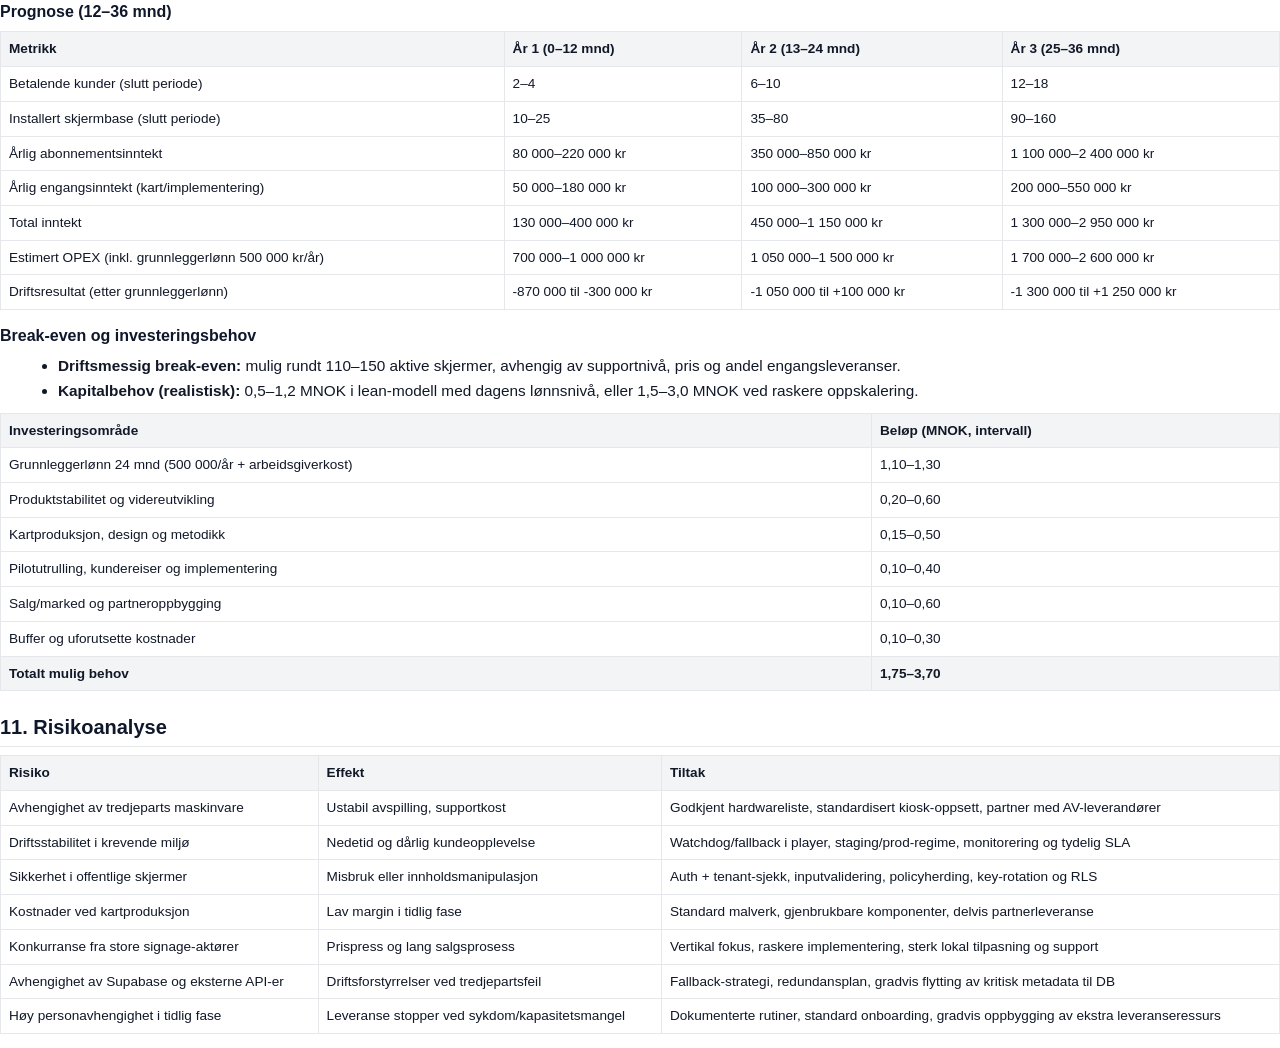
<file: docs/business-plan/Business_Plan_Wayfinding_2026-03.html>
<!DOCTYPE html>
<html lang="no">
<head>
  <meta charset="UTF-8" />
  <meta name="viewport" content="width=device-width, initial-scale=1.0" />
  <title>Business Plan – Software for Infoskjermer og Wayfinding</title>
  <style>
    @page { size: A4; margin: 18mm 14mm; }
    body {
      font-family: "Segoe UI", Arial, sans-serif;
      color: #111827;
      line-height: 1.45;
      font-size: 11.5pt;
      margin: 0;
      background: #fff;
    }
    h1, h2, h3 { color: #0f172a; margin: 0 0 8px 0; }
    h1 { font-size: 22pt; margin-top: 8px; }
    h2 { font-size: 15pt; margin-top: 22px; border-bottom: 1px solid #e5e7eb; padding-bottom: 4px; }
    h3 { font-size: 12pt; margin-top: 14px; }
    p { margin: 8px 0; }
    ul { margin: 6px 0 10px 18px; }
    li { margin: 3px 0; }
    .muted { color: #6b7280; }
    .small { font-size: 10pt; }
    .meta {
      background: #f8fafc;
      border: 1px solid #e2e8f0;
      border-radius: 8px;
      padding: 10px 12px;
      margin: 12px 0 18px;
    }
    .kpi {
      display: grid;
      grid-template-columns: repeat(3, 1fr);
      gap: 8px;
      margin: 10px 0 14px;
    }
    .kpi-card {
      border: 1px solid #e5e7eb;
      border-radius: 8px;
      padding: 8px;
      background: #fafafa;
    }
    .kpi-card .v { font-size: 13pt; font-weight: 700; color: #111827; }
    .kpi-card .l { font-size: 9.8pt; color: #6b7280; }
    table {
      width: 100%;
      border-collapse: collapse;
      margin: 8px 0 14px;
      font-size: 10.2pt;
    }
    th, td {
      border: 1px solid #e5e7eb;
      padding: 7px 8px;
      vertical-align: top;
    }
    th {
      background: #f3f4f6;
      text-align: left;
      font-weight: 600;
    }
    .note {
      padding: 9px 10px;
      background: #fff7ed;
      border: 1px solid #fed7aa;
      border-radius: 8px;
      font-size: 10pt;
      margin: 10px 0;
    }
    .break { page-break-before: always; }
  </style>
</head>
<body>
  <h1>Business Plan – Software for Infoskjermer og Wayfinding</h1>
  <p class="muted">Versjon 1.2 • Dato: 5. mars 2026</p>
  <div class="meta">
    <p><strong>Produkt:</strong> SaaS-plattform for digital signage + interaktiv wayfinding</p>
    <p><strong>Status:</strong> Pilotfase med én aktiv pilotkunde (installasjonsspor: <em>amfi-steinkjer</em>)</p>
    <p><strong>Grunnlag:</strong> Planen er basert på kode- og dokumentgjennomgang av eksisterende løsning (player, admin, Supabase-oppsett, sikkerhets- og driftsdokumentasjon).</p>
  </div>

  <h2>1. Executive Summary</h2>
  <p>Løsningen kombinerer <strong>digital skilting</strong> og <strong>wayfinding</strong> i én plattform for offentlige bygg med mye trafikk. Produktet er designet for touch-kiosker og infoskjermmiljøer hvor man trenger både annonser, sanntidsinformasjon og enkel navigasjon i samme opplevelse.</p>
  <p>Typiske miljøer: kjøpesentre, sykehus, campus, transportknutepunkter, kontorbygg, kulturarenaer og hoteller.</p>
  <ul>
    <li><strong>Kjerneverdi:</strong> Raskere navigasjon for besøkende, færre spørsmål til ansatte, mer relevant informasjon på riktig skjerm.</li>
    <li><strong>Driftsverdi:</strong> Sentral administrasjon, rask oppdatering av innhold, færre manuelle feil.</li>
    <li><strong>Kommersiell verdi:</strong> Kombinerer operativ nytte (wayfinding) med inntektsmulighet via reklameflater.</li>
    <li><strong>Markedsposisjon:</strong> Midtsegmentet mellom enkel infoskjerm og tunge enterprise-løsninger, med modulær oppgradering etter behov.</li>
  </ul>
  <p><strong>Forretningsmodell:</strong> Abonnement per skjerm/lokasjon, modulprising (signage + wayfinding + integrasjoner), enterprise-avtaler og engangstjenester (kartproduksjon/implementering).</p>
  <p><strong>Produktmål:</strong> Når løsningen er ferdig utbygget skal den være trygg i drift, priset så flere kan ta den i bruk, og enkel å administrere med funksjoner som er relevante på tvers av små og store virksomheter.</p>

  <div class="kpi">
    <div class="kpi-card"><div class="v">12 mnd</div><div class="l">2–4 betalende kunder, 10–25 skjermer</div></div>
    <div class="kpi-card"><div class="v">24 mnd</div><div class="l">6–10 kunder, 35–80 skjermer</div></div>
    <div class="kpi-card"><div class="v">36 mnd</div><div class="l">12–18 kunder, 90–160 skjermer</div></div>
  </div>

  <h2>2. Problemdefinisjon</h2>
  <p><strong>Problemer produktet løser:</strong></p>
  <ul>
    <li>Besøkende finner ikke frem til riktig rom, avdeling eller butikk.</li>
    <li>Trykt/manuell skilting blir raskt utdatert.</li>
    <li>Mangel på sanntidsinformasjon ved endringer (stengte soner, kø, arrangementer).</li>
    <li>Skjerminnhold og wayfinding styres ofte i separate verktøy uten felles datamodell.</li>
    <li>Høy driftskostnad ved lokal manuell oppdatering.</li>
  </ul>
  <p><strong>Hvorfor dette er viktig:</strong></p>
  <ul>
    <li>Tidsbesparelse for både besøkende og ansatte.</li>
    <li>Bedre flyt og høyere brukeropplevelse i bygget.</li>
    <li>Mindre administrasjon, færre feil og raskere responstid ved endringer.</li>
  </ul>

  <h2>3. Produktbeskrivelse</h2>
  <h3>Kjernefunksjoner (nåværende løsning)</h3>
  <ul>
    <li><strong>CMS/adminpanel:</strong> opplasting av reklamefiler, playlist-styring og publisering per installasjon.</li>
    <li><strong>Wayfinding-modul:</strong> interaktive skjermbilder med hotspots, pulser og rutedemo.</li>
    <li><strong>Multi-lokasjon:</strong> tenantmodell via <em>installSlug</em> (egne mapper og konfig per kunde/lokasjon).</li>
    <li><strong>Rolle- og tilgangsstyring:</strong> Supabase Auth + tenant-sjekk via <em>user_roles.install_slug</em>.</li>
    <li><strong>Automatisering:</strong> autosave for skjermeditor og polling av kampanjemateriell.</li>
    <li><strong>Touch-first drift:</strong> kioskoptimalisert player med hardening, fallback og PWA installasjon.</li>
  </ul>

  <h3>Funksjoner i plan (neste fase)</h3>
  <ul>
    <li>Standard API-koblinger mot kalender/bookingsystem/køsystem.</li>
    <li>QR-kobling fra skjerm til mobilvisning av rute/innhold.</li>
    <li>Velkomstskjerm med pushvarsel til ansatte når besøkende ankommer eller ber om kontakt.</li>
    <li>Nettsidekobling for reklame/informasjonsflyt slik at oppdateringer på kundens nettside automatisk kan hentes inn og vises på skjerm.</li>
    <li>Utvidet analysemodul (visninger, interaksjoner, driftstid, alarmspor).</li>
    <li>Mer komplett offline-modus med robust synk ved nettverksbrudd.</li>
  </ul>

  <h3>USP (Unique Selling Points)</h3>
  <ul>
    <li><strong>Én plattform:</strong> signage + wayfinding i samme adminflyt.</li>
    <li><strong>Byggtilpasset kartredigering:</strong> rask oppdatering av hotspots/pulser uten tung GIS-stack i MVP.</li>
    <li><strong>Praktisk multi-tenant modell:</strong> enkel utrulling av flere lokasjoner med isolerte data.</li>
    <li><strong>Driftsrobusthet:</strong> defensive fallbacks (idle/playlist/screens) for å redusere risiko for blank skjerm.</li>
    <li><strong>Lav implementeringsfriksjon:</strong> statisk player + cloud backend gjør utrulling rask for pilotkunder.</li>
  </ul>

  <h3>Produkttrapp for midtsegmentet</h3>
  <table>
    <tr><th>Nivå</th><th>Typisk behov</th><th>Leveranse</th><th>Oppgradering</th></tr>
    <tr><td>Start</td><td>Kun én reklame-/infoskjerm</td><td>Enkel skjermpublisering og automatisk avspilling</td><td>Kan oppgraderes uten plattformbytte</td></tr>
    <tr><td>Vekst</td><td>Flere skjermer og bedre publikumsflyt</td><td>Wayfinding-modul + velkomstskjerm</td><td>Pushvarsel til ansatt ved besøksbehov</td></tr>
    <tr><td>Skala</td><td>Små og store lokasjoner med ulike behov</td><td>Multi-lokasjon, roller, integrasjoner og sentral drift</td><td>Trinnvis aktivering av flere moduler</td></tr>
  </table>

  <h2>4. Målgruppe og marked</h2>
  <h3>Primære kundesegmenter</h3>
  <ul>
    <li>Sykehus og helseinstitusjoner</li>
    <li>Utdanning/campus</li>
    <li>Kjøpesentre og handelsparker</li>
    <li>Transportknutepunkter</li>
    <li>Store kontorbygg og næringsparker</li>
    <li>Kulturhus, idrettsarenaer og hoteller</li>
  </ul>

  <h3>Markedsstørrelse (høy-nivå, internt estimat)</h3>
  <table>
    <tr><th>Mål</th><th>Definisjon</th><th>Nivå (indikativt)</th></tr>
    <tr><td>TAM</td><td>Nordisk marked for digitale infoskjermer + wayfinding-relevante bygg</td><td>35 000–60 000 skjermer</td></tr>
    <tr><td>SAM</td><td>Norge + utvalgte vertikaler i Norden første 3 år</td><td>8 000–12 000 skjermer</td></tr>
    <tr><td>SOM (36 mnd)</td><td>Nøkternt mål gitt dagens fase (pilot + liten organisasjon)</td><td>90–160 skjermer</td></tr>
  </table>
  <p class="small muted">Markedet drives av digitalisering av byggforvaltning, økt fokus på brukeropplevelse i offentlige rom og etterspørsel etter sentralisert skjermdrift.</p>

  <h2 class="break">5. Konkurrentanalyse</h2>
  <p>Konkurrentbildet deles i direkte og indirekte alternativer.</p>
  <table>
    <tr>
      <th>Kategori</th>
      <th>Funksjonsomfang</th>
      <th>Pris (indikativ)</th>
      <th>Integrasjoner</th>
      <th>Målgruppe</th>
      <th>Styrker / svakheter</th>
    </tr>
    <tr>
      <td>Direkte: Enterprise signage-plattformer</td>
      <td>Sterk skjermstyring, moderat wayfinding</td>
      <td>300–1 200 kr/skjerm/mnd + onboarding</td>
      <td>Bred API-støtte, ofte enterprise-fokus</td>
      <td>Store kjeder/offentlig sektor</td>
      <td>+ Skalerbarhet, + moden drift / − ofte dyrt og komplekst</td>
    </tr>
    <tr>
      <td>Direkte: Wayfinding-spesialister</td>
      <td>Sterk kartmotor, svakere kampanje-CMS</td>
      <td>Prosjekt + lisens (typisk høy oppstart)</td>
      <td>God kart/GIS, varierende signage-kobling</td>
      <td>Campus, sykehus, større bygg</td>
      <td>+ Dyp navigasjon / − høy implementeringskost</td>
    </tr>
    <tr>
      <td>Direkte: AV-leverandørens egne løsninger</td>
      <td>Tilpasset prosjektleveranse</td>
      <td>Prosjektbasert</td>
      <td>Avhenger av leverandør</td>
      <td>Bygg/eiendom med totalleveranse</td>
      <td>+ Lokal tilstedeværelse / − mindre standardisert produkt</td>
    </tr>
    <tr>
      <td>Indirekte: Trykket skilting</td>
      <td>Ingen dynamikk/sanntid</td>
      <td>Lav softwarekost, høy manuell kost</td>
      <td>Ingen</td>
      <td>Mindre bygg med lav endringstakt</td>
      <td>+ Enkelt / − utdatert raskt</td>
    </tr>
    <tr>
      <td>Indirekte: PowerPoint/PDF-loop</td>
      <td>Enkel visning uten interaktiv wayfinding</td>
      <td>Lav</td>
      <td>Minimal</td>
      <td>Små virksomheter</td>
      <td>+ Billig start / − dårlig skalerbarhet og kontroll</td>
    </tr>
  </table>

  <h2>6. Forretningsmodell</h2>
  <h3>Inntektsmodeller</h3>
  <ul>
    <li><strong>Innføringspris i tidlig fase:</strong> 200–500 kr per skjerm/mnd for å senke terskel hos pilotkunder.</li>
    <li><strong>Standard abonnementsnivå (etter validering):</strong> 500–900 kr per skjerm/mnd avhengig av funksjonsnivå.</li>
    <li><strong>Lokasjonspakke:</strong> 1 500–4 500 kr/mnd for mindre lokasjoner med få skjermer.</li>
    <li><strong>Enterprise-avtaler:</strong> rammeavtaler med volumrabatt og tydelig SLA når drift er moden.</li>
    <li><strong>Engangstjenester:</strong> kartproduksjon, onboarding, konfigurering og opplæring.</li>
  </ul>

  <h3>Segmentstrategi og oppgraderingsløp</h3>
  <ul>
    <li>Kunder kan starte med én enkel reklameskjerm og lav månedspris.</li>
    <li>Samme kunde kan senere oppgradere til wayfinding, velkomstskjerm og pushvarsel uten å bytte system.</li>
    <li>Reklamemodulen planlegges koblet mot kundens nettside (feed/API) slik at markedsansvarlig kun trenger å oppdatere nettsiden.</li>
    <li>Prismodellen holdes modulær slik at både små og store virksomheter kan velge riktig nivå.</li>
  </ul>

  <h3>Engangsprising (indikativ)</h3>
  <table>
    <tr><th>Tjeneste</th><th>Prisintervall</th></tr>
    <tr><td>Kartproduksjon (forenklet 2D)</td><td>10 000–35 000 kr per bygg</td></tr>
    <tr><td>Kartproduksjon (avansert 2D/3D)</td><td>35 000–120 000 kr per bygg</td></tr>
    <tr><td>Implementering/onboarding</td><td>5 000–30 000 kr per lokasjon</td></tr>
    <tr><td>Integrasjonsarbeid</td><td>1 200–1 600 kr/time eller fastpris</td></tr>
  </table>

  <h3>Løpende kostnader</h3>
  <ul>
    <li>Cloud drift/hosting (Supabase + CDN/lagring)</li>
    <li>Kartoppdateringer/design</li>
    <li>Support og kundeservice</li>
    <li>Integrasjonsvedlikehold og QA</li>
  </ul>

  <h2>7. Go-to-Market-strategi</h2>
  <h3>Markedsføring</h3>
  <ul>
    <li>Demo-basert salg: korte webdemoer + kundespesifikke videodemoer.</li>
    <li>Bransjearenaer: eiendom, helse, utdanning, reiseliv og AV/Pro-Display.</li>
    <li>SEO/innhold: digital signage, infotavler, wayfinding, interaktivt kart.</li>
    <li>Kundecaser fra pilot for å redusere opplevd risiko hos nye kjøpere.</li>
  </ul>

  <h3>Salgsstrategi</h3>
  <ul>
    <li>Direktesalg mot eiendomsselskaper, kjøpesentre og offentlige institusjoner.</li>
    <li>Kanalpartnere: AV-leverandører, kiosk/hardware-leverandører, IT-konsulenter.</li>
    <li>Rammeavtaler for kjeder med flere lokasjoner.</li>
    <li>Salgstrakt med tydelig stage-gating: Discovery → POC → Pilot → Betalende utrulling.</li>
  </ul>

  <h3>Onboardingmodell</h3>
  <ol>
    <li>Oppstartsmøte + sjekkliste (innhold, skjermer, nettverk, sikkerhet).</li>
    <li>Kartproduksjon (2D/3D) + kvalitetssikring i lokasjon.</li>
    <li>Workshop for redaktører/administratorer.</li>
    <li>Go-live med supportvindu og opplæringsvideoer.</li>
  </ol>

  <h2 class="break">8. Teknologi og produktutvikling</h2>
  <h3>Arkitektur (nå)</h3>
  <ul>
    <li><strong>Cloud-basert admin:</strong> statisk adminpanel i drift, med separat Next.js-spor for videre SaaS-utvikling.</li>
    <li><strong>Player-app:</strong> kioskvennlig webplayer (PWA installbar) for touchskjermer.</li>
    <li><strong>API/data:</strong> Supabase Auth + Storage, JSON-baserte konfigfiler per installasjon.</li>
    <li><strong>Kartmotor:</strong> 2D interaktive kart med hotspots/pulses og rutedemo.</li>
    <li><strong>Fallback:</strong> robust fallback for innhold/playlist/skjermkonfig for å unngå blank skjerm.</li>
  </ul>

  <h3>Roadmap (realistisk)</h3>
  <table>
    <tr><th>Periode</th><th>Leveranser</th><th>Målbare KPI-er</th></tr>
    <tr>
      <td>0–6 mnd</td>
      <td>Stabilisert MVP: skjermstyring + karteditor + policy/tenant-hardening + staging/prod-løp</td>
      <td>Minst 1 betalende pilotkunde, &gt;95% oppetid, &lt;5 kritiske feil/mnd</td>
    </tr>
    <tr>
      <td>6–12 mnd</td>
      <td>Standardisert onboarding, bedre rapportering, tydeligere prispakker og første versjon av velkomstskjerm med pushvarsel</td>
      <td>2–4 betalende kunder, onboardingtid ned mot 1–2 uker</td>
    </tr>
    <tr>
      <td>12–24 mnd</td>
      <td>1–2 standardintegrasjoner (f.eks. kalender/booking) samt nettsidekobling for automatisk reklame-/informasjonsflyt</td>
      <td>6–10 kunder, 35–80 skjermer</td>
    </tr>
    <tr>
      <td>24–36 mnd</td>
      <td>Mobil/QR-opplevelse, driftsdashboard, bedre analyse og supportprosess</td>
      <td>12–18 kunder, 90–160 skjermer, positiv drift i base case</td>
    </tr>
  </table>

  <h2>9. Team og roller</h2>
  <p><strong>Foreslått kapasitetsplan (ærlig og gjennomførbar):</strong></p>
  <table>
    <tr><th>Periode</th><th>Teamoppsett</th><th>Mål</th></tr>
    <tr><td>0–12 mnd</td><td>Grunnlegger (produkt + utvikling) + frilans design/kart ved behov</td><td>Bygge repeterbar pilot- og onboardingprosess uten høy fast kost</td></tr>
    <tr><td>13–24 mnd</td><td>Grunnlegger + 0,5–1,0 ekstra leveranseressurs + partnerbasert salg</td><td>Øke leveransekapasitet og redusere personavhengighet</td></tr>
    <tr><td>25–36 mnd</td><td>2–4 kjernemedlemmer (produkt/utvikling, levering/support, salg)</td><td>Skalerbar drift med tydelig rollefordeling</td></tr>
  </table>

  <h2>10. Finansielle prognoser (3 år, realistisk base case)</h2>
  <h3>Nøkkelforutsetninger</h3>
  <ul>
    <li>Grunnlegger er satt opp som fulltids lønnet fra nå med 500 000 kr/år, og dette er inkludert i kostnadsbildet.</li>
    <li>Dagens direkte teknisk driftskost er svært lav (ca. 200 kr/mnd), men total OPEX øker når support, reise, verktøy og drift formaliseres.</li>
    <li>Pris i tidlig fase holdes lav for å vinne referansekunder: 200–500 kr/skjerm/mnd.</li>
    <li>Blended ARPU i base case: 450–750 kr/skjerm/mnd over 3-årsperioden.</li>
    <li>Gjennomsnitt skjermer per kunde: 4–10 i år 1–2, økende i år 3.</li>
    <li>Engangsinntekter per lokasjon: typisk 5 000–30 000 kr (kart + onboarding).</li>
    <li>Kundetilvekst forutsetter konvertering fra pilot til betalende drift og enkel partnerkanal.</li>
  </ul>

  <h3>Prognose (12–36 mnd)</h3>
  <table>
    <tr>
      <th>Metrikk</th>
      <th>År 1 (0–12 mnd)</th>
      <th>År 2 (13–24 mnd)</th>
      <th>År 3 (25–36 mnd)</th>
    </tr>
    <tr><td>Betalende kunder (slutt periode)</td><td>2–4</td><td>6–10</td><td>12–18</td></tr>
    <tr><td>Installert skjermbase (slutt periode)</td><td>10–25</td><td>35–80</td><td>90–160</td></tr>
    <tr><td>Årlig abonnementsinntekt</td><td>80 000–220 000 kr</td><td>350 000–850 000 kr</td><td>1 100 000–2 400 000 kr</td></tr>
    <tr><td>Årlig engangsinntekt (kart/implementering)</td><td>50 000–180 000 kr</td><td>100 000–300 000 kr</td><td>200 000–550 000 kr</td></tr>
    <tr><td>Total inntekt</td><td>130 000–400 000 kr</td><td>450 000–1 150 000 kr</td><td>1 300 000–2 950 000 kr</td></tr>
    <tr><td>Estimert OPEX (inkl. grunnleggerlønn 500 000 kr/år)</td><td>700 000–1 000 000 kr</td><td>1 050 000–1 500 000 kr</td><td>1 700 000–2 600 000 kr</td></tr>
    <tr><td>Driftsresultat (etter grunnleggerlønn)</td><td>-870 000 til -300 000 kr</td><td>-1 050 000 til +100 000 kr</td><td>-1 300 000 til +1 250 000 kr</td></tr>
  </table>

  <h3>Break-even og investeringsbehov</h3>
  <ul>
    <li><strong>Driftsmessig break-even:</strong> mulig rundt 110–150 aktive skjermer, avhengig av supportnivå, pris og andel engangsleveranser.</li>
    <li><strong>Kapitalbehov (realistisk):</strong> 0,5–1,2 MNOK i lean-modell med dagens lønnsnivå, eller 1,5–3,0 MNOK ved raskere oppskalering.</li>
  </ul>
  <table>
    <tr><th>Investeringsområde</th><th>Beløp (MNOK, intervall)</th></tr>
    <tr><td>Grunnleggerlønn 24 mnd (500 000/år + arbeidsgiverkost)</td><td>1,10–1,30</td></tr>
    <tr><td>Produktstabilitet og videreutvikling</td><td>0,20–0,60</td></tr>
    <tr><td>Kartproduksjon, design og metodikk</td><td>0,15–0,50</td></tr>
    <tr><td>Pilotutrulling, kundereiser og implementering</td><td>0,10–0,40</td></tr>
    <tr><td>Salg/marked og partneroppbygging</td><td>0,10–0,60</td></tr>
    <tr><td>Buffer og uforutsette kostnader</td><td>0,10–0,30</td></tr>
    <tr><th>Totalt mulig behov</th><th>1,75–3,70</th></tr>
  </table>

  <h2>11. Risikoanalyse</h2>
  <table>
    <tr><th>Risiko</th><th>Effekt</th><th>Tiltak</th></tr>
    <tr>
      <td>Avhengighet av tredjeparts maskinvare</td>
      <td>Ustabil avspilling, supportkost</td>
      <td>Godkjent hardwareliste, standardisert kiosk-oppsett, partner med AV-leverandører</td>
    </tr>
    <tr>
      <td>Driftsstabilitet i krevende miljø</td>
      <td>Nedetid og dårlig kundeopplevelse</td>
      <td>Watchdog/fallback i player, staging/prod-regime, monitorering og tydelig SLA</td>
    </tr>
    <tr>
      <td>Sikkerhet i offentlige skjermer</td>
      <td>Misbruk eller innholdsmanipulasjon</td>
      <td>Auth + tenant-sjekk, inputvalidering, policyherding, key-rotation og RLS</td>
    </tr>
    <tr>
      <td>Kostnader ved kartproduksjon</td>
      <td>Lav margin i tidlig fase</td>
      <td>Standard malverk, gjenbrukbare komponenter, delvis partnerleveranse</td>
    </tr>
    <tr>
      <td>Konkurranse fra store signage-aktører</td>
      <td>Prispress og lang salgsprosess</td>
      <td>Vertikal fokus, raskere implementering, sterk lokal tilpasning og support</td>
    </tr>
    <tr>
      <td>Avhengighet av Supabase og eksterne API-er</td>
      <td>Driftsforstyrrelser ved tredjepartsfeil</td>
      <td>Fallback-strategi, redundansplan, gradvis flytting av kritisk metadata til DB</td>
    </tr>
    <tr>
      <td>Høy personavhengighet i tidlig fase</td>
      <td>Leveranse stopper ved sykdom/kapasitetsmangel</td>
      <td>Dokumenterte rutiner, standard onboarding, gradvis oppbygging av ekstra leveranseressurs</td>
    </tr>
  </table>

</body>
</html>
</file>
